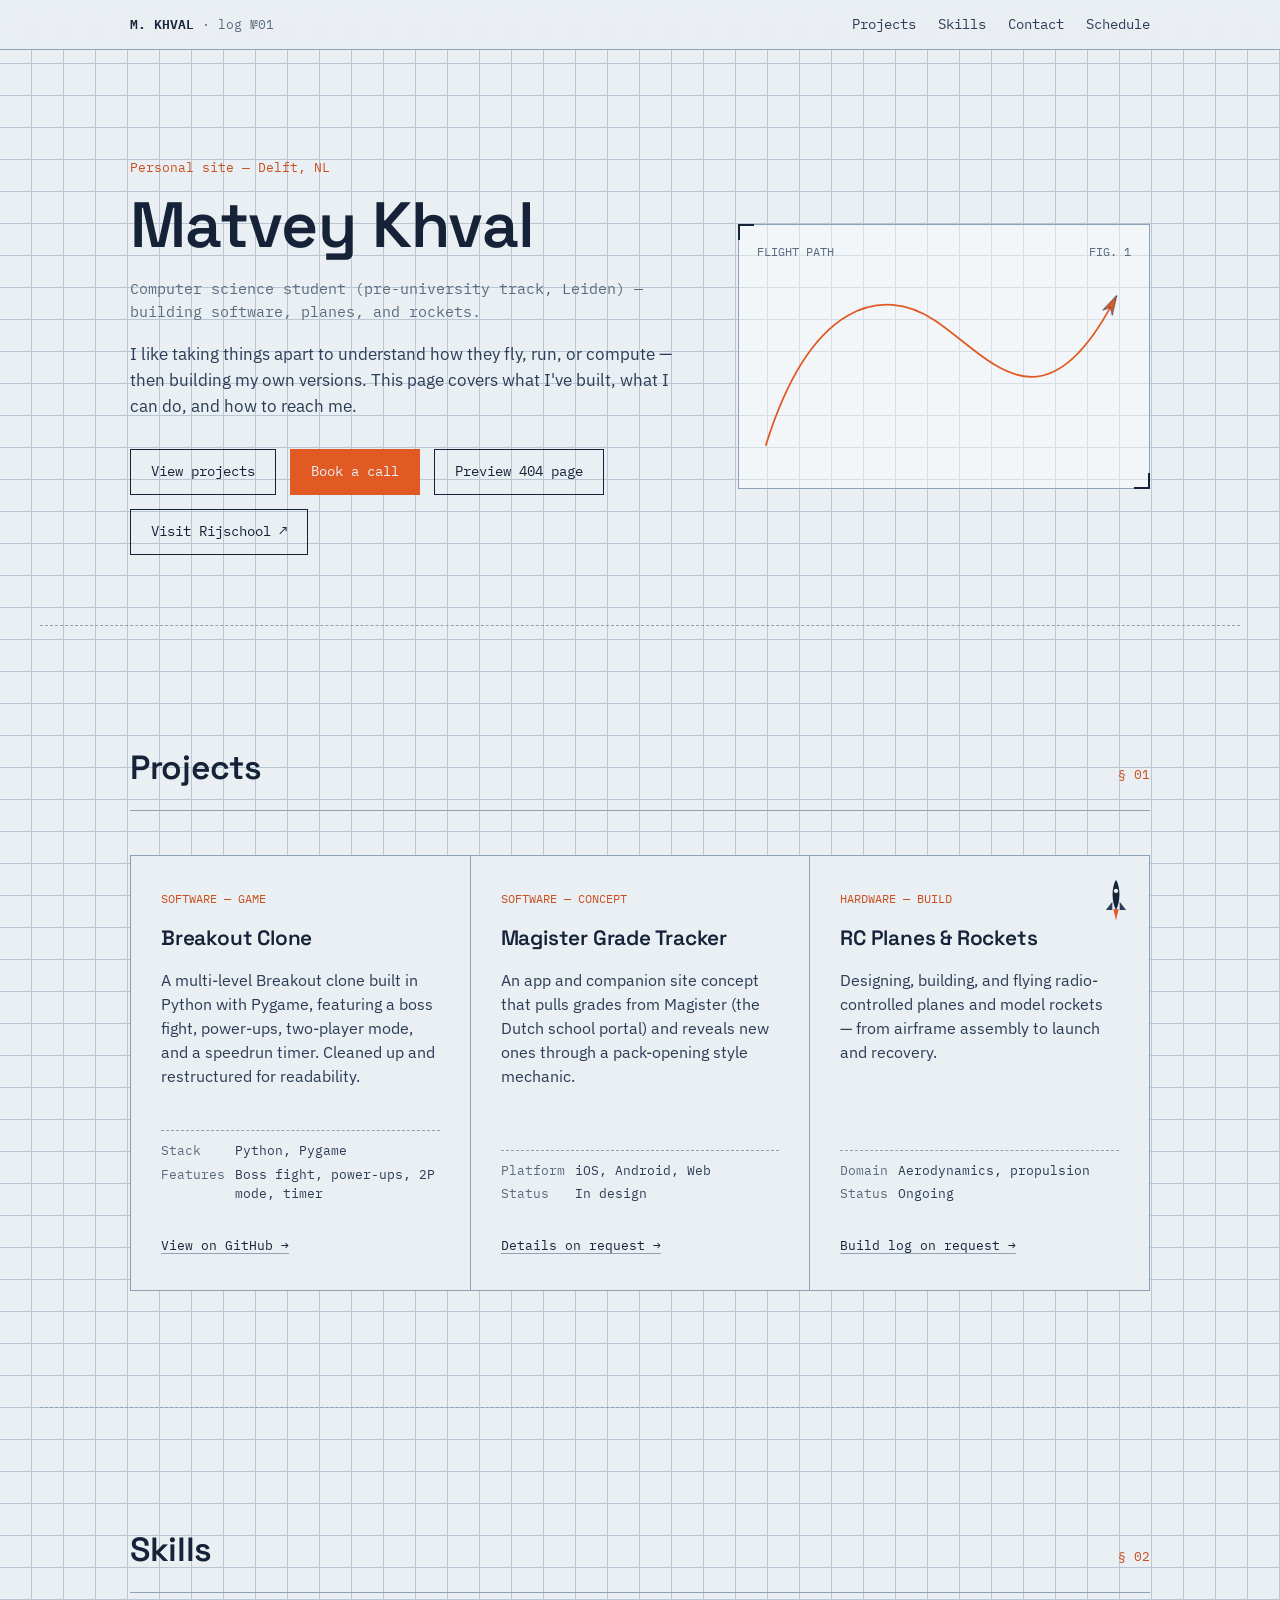
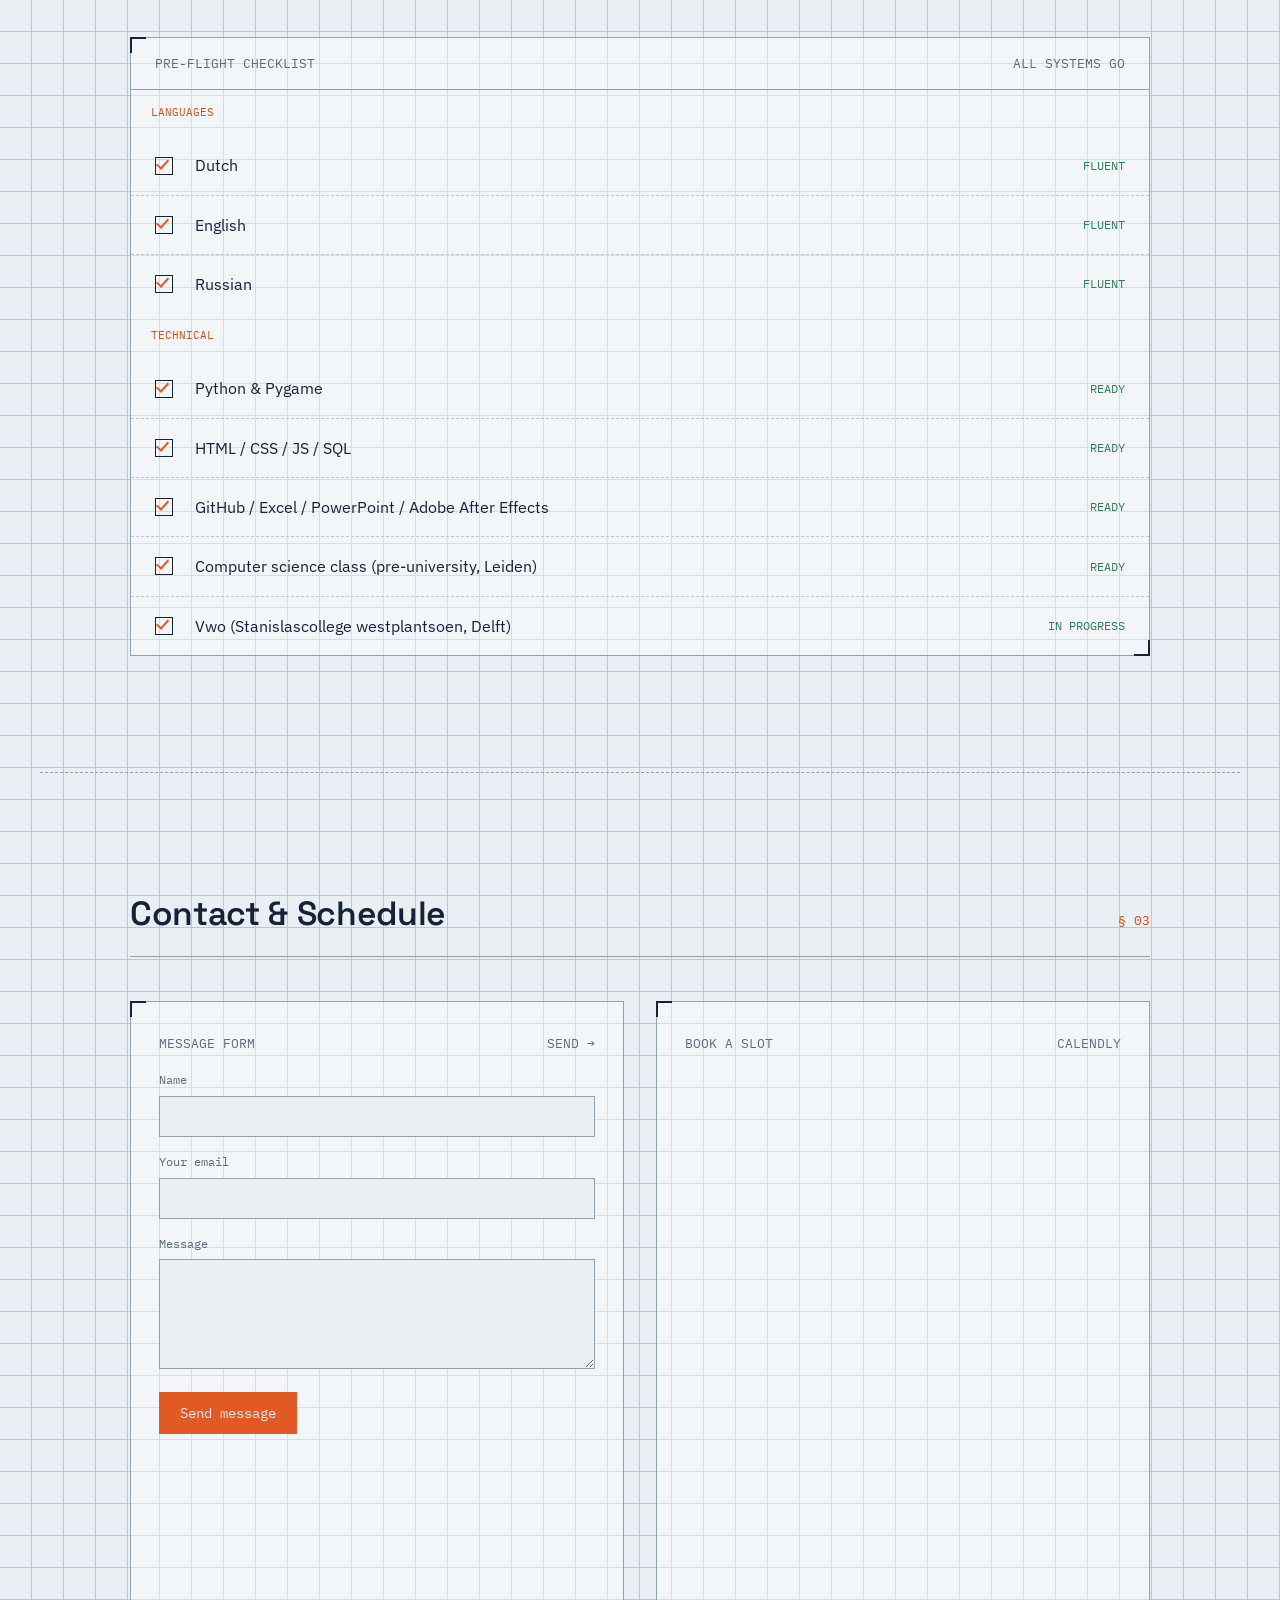
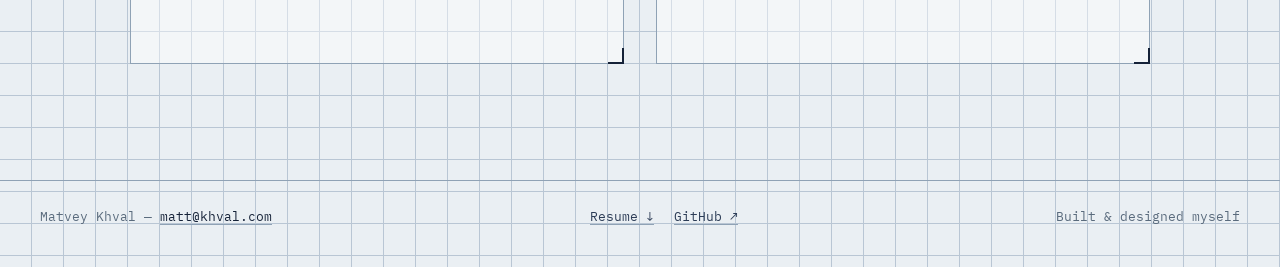
<file: index.html>
<!DOCTYPE html>
<html lang="en">
<head>
<script defer src="https://cloud.umami.is/script.js" data-website-id="dde66179-6006-4e07-9fbd-2b48eecd739c"></script>
<meta charset="UTF-8">
<meta name="viewport" content="width=device-width, initial-scale=1.0">
<title>Matvey Khval — Portfolio</title>
<meta name="description" content="Matvey Khval — CS student, developer, and builder of RC planes and rockets. Projects, skills, and contact.">
<link rel="preconnect" href="https://fonts.googleapis.com">
<link rel="preconnect" href="https://fonts.gstatic.com" crossorigin>
<link href="https://fonts.googleapis.com/css2?family=Space+Grotesk:wght@500;600;700&family=IBM+Plex+Sans:wght@400;500;600&family=IBM+Plex+Mono:wght@400;500&display=swap" rel="stylesheet">
<link rel="icon" type="image/png" href="/favicon.png">
<link rel="stylesheet" href="styles.css">
</head>
<body>

<nav class="nav">
  <div class="nav-inner">
    <span class="nav-id"><strong>M. KHVAL</strong> · log №01</span>
    <ul class="nav-links">
      <li><a href="#projects">Projects</a></li>
      <li><a href="#skills">Skills</a></li>
      <li><a href="#contact">Contact</a></li>
      <li><a href="#schedule">Schedule</a></li>
    </ul>
  </div>
</nav>

<header class="hero">
  <div class="sheet hero-grid">
    <div>
      <p class="hero-kicker">Personal site — Delft, NL</p>
      <h1>Matvey Khval</h1>
      <p class="hero-role">Computer science student (pre-university track, Leiden) — building software, planes, and rockets.</p>
      <p class="hero-desc">I like taking things apart to understand how they fly, run, or compute — then building my own versions. This page covers what I've built, what I can do, and how to reach me.</p>
      <div class="hero-actions">
        <a href="#projects" class="btn">View projects</a>
        <a href="#schedule" class="btn btn-primary">Book a call</a>
        <a href="/404.html" class="btn">Preview 404 page</a>
        <a href="https://matveykhval.github.io/rijschool/" class="btn" target="_blank" rel="noopener">Visit Rijschool ↗</a>
      </div>
    </div>
    <div class="trajectory-wrap register">
      <div class="label"><span>FLIGHT PATH</span><span>FIG. 1</span></div>
      <svg viewBox="0 0 420 220" width="100%" height="auto" aria-hidden="true">
        <path id="trajectory-path" d="M 10 200 C 60 40, 140 20, 200 60 S 320 190, 400 40" />
        <g id="trajectory-plane">
          <path d="M -13,-6 L 9,0 L -13,6 L -6,0 Z" />
        </g>
      </svg>
    </div>
  </div>
</header>

<div class="flyby" aria-hidden="true">
  <svg class="flyby-plane" viewBox="0 0 24 24" width="52" height="52">
    <path d="M16 10h4a2 2 0 0 1 0 4h-4l-4 7h-3l2 -7h-4l-2 2h-3l2 -4l-2 -4h3l2 2h4l-2 -7h3l4 7" />
  </svg>
</div>

<main>
  <section id="projects">
    <div class="sheet">
      <div class="section-head">
        <h2>Projects</h2>
        <span class="section-num">§ 01</span>
      </div>

      <div class="projects-grid">
        <article class="project-card">
          <span class="project-tag">SOFTWARE — GAME</span>
          <h3>Breakout Clone</h3>
          <p class="project-desc">A multi-level Breakout clone built in Python with Pygame, featuring a boss fight, power-ups, two-player mode, and a speedrun timer. Cleaned up and restructured for readability.</p>
          <dl class="spec-table">
            <dt>Stack</dt><dd>Python, Pygame</dd>
            <dt>Features</dt><dd>Boss fight, power-ups, 2P mode, timer</dd>
          </dl>
          <span class="project-link"><a href="https://github.com/matveykhval">View on GitHub →</a></span>
        </article>

        <article class="project-card">
          <span class="project-tag">SOFTWARE — CONCEPT</span>
          <h3>Magister Grade Tracker</h3>
          <p class="project-desc">An app and companion site concept that pulls grades from Magister (the Dutch school portal) and reveals new ones through a pack-opening style mechanic.</p>
          <dl class="spec-table">
            <dt>Platform</dt><dd>iOS, Android, Web</dd>
            <dt>Status</dt><dd>In design</dd>
          </dl>
          <span class="project-link"><a href="#">Details on request →</a></span>
        </article>

        <article class="project-card project-card--rocket">
          <svg class="rocket-icon" viewBox="0 0 24 48" width="22" height="44" aria-hidden="true">
            <path class="rocket-flame" d="M9 34 Q12 45 12 47 Q12 45 15 34 Z" />
            <path class="rocket-fin-l" d="M8 26 L1 35 L8 35 Z" />
            <path class="rocket-fin-r" d="M16 26 L23 35 L16 35 Z" />
            <path class="rocket-body" d="M12 2 C 17 10, 17 26, 12 35 C 7 26, 7 10, 12 2 Z" />
            <circle class="rocket-window" cx="12" cy="14" r="2.4" />
          </svg>
          <span class="project-tag">HARDWARE — BUILD</span>
          <h3>RC Planes &amp; Rockets</h3>
          <p class="project-desc">Designing, building, and flying radio-controlled planes and model rockets — from airframe assembly to launch and recovery.</p>
          <dl class="spec-table">
            <dt>Domain</dt><dd>Aerodynamics, propulsion</dd>
            <dt>Status</dt><dd>Ongoing</dd>
          </dl>
          <span class="project-link"><a href="#">Build log on request →</a></span>
        </article>
      </div>
    </div>
  </section>

  <div class="flyby" aria-hidden="true">
    <svg class="flyby-plane" viewBox="0 0 24 24" width="52" height="52">
      <path d="M16 10h4a2 2 0 0 1 0 4h-4l-4 7h-3l2 -7h-4l-2 2h-3l2 -4l-2 -4h3l2 2h4l-2 -7h3l4 7" />
    </svg>
  </div>

  <section id="skills">
    <div class="sheet">
      <div class="section-head">
        <h2>Skills</h2>
        <span class="section-num">§ 02</span>
      </div>

      <div class="checklist-panel register">
        <div class="checklist-panel-head">
          <span>PRE-FLIGHT CHECKLIST</span>
          <span>ALL SYSTEMS GO</span>
        </div>

        <p class="checklist-group-label">LANGUAGES</p>
        <ul class="checklist">
          <li><span class="check-box"></span><span>Dutch</span><span class="check-status">FLUENT</span></li>
          <li><span class="check-box"></span><span>English</span><span class="check-status">FLUENT</span></li>
          <li><span class="check-box"></span><span>Russian</span><span class="check-status">FLUENT</span></li>
        </ul>

        <p class="checklist-group-label">TECHNICAL</p>
        <ul class="checklist">
          <li><span class="check-box"></span><span>Python &amp; Pygame</span><span class="check-status">READY</span></li>
          <li><span class="check-box"></span><span>HTML / CSS / JS / SQL</span><span class="check-status">READY</span></li>
          <li><span class="check-box"></span><span>GitHub / Excel / PowerPoint / Adobe After Effects</span><span class="check-status">READY</span></li>
          <li><span class="check-box"></span><span>Computer science class (pre-university, Leiden)</span><span class="check-status">READY</span></li>
          <li><span class="check-box"></span><span>Vwo (Stanislascollege westplantsoen, Delft)</span><span class="check-status">IN PROGRESS</span></li>
        </ul>
      </div>
    </div>
  </section>

  <div class="flyby flyby-alt" aria-hidden="true">
    <svg class="flyby-plane" viewBox="0 0 24 24" width="52" height="52">
      <path d="M16 10h4a2 2 0 0 1 0 4h-4l-4 7h-3l2 -7h-4l-2 2h-3l2 -4l-2 -4h3l2 2h4l-2 -7h3l4 7" />
    </svg>
  </div>

  <section id="contact">
    <div class="sheet">
      <div class="section-head">
        <h2>Contact &amp; Schedule</h2>
        <span class="section-num">§ 03</span>
      </div>

      <div class="contact-grid">
        <div class="panel register">
          <div class="panel-title"><span>MESSAGE FORM</span><span>SEND →</span></div>
          <form id="contact-form" action="https://formspree.io/f/xzeboylg" method="POST">
            <div class="field">
              <label for="name">Name</label>
              <input type="text" id="name" name="name" required>
            </div>
            <div class="field">
              <label for="email">Your email</label>
              <input type="email" id="email" name="_replyto" required>
            </div>
            <div class="field">
              <label for="message">Message</label>
              <textarea id="message" name="message" required></textarea>
            </div>
            <button type="submit" class="btn btn-primary">Send message</button>
            <p class="form-status" id="form-status"></p>
          </form>
        </div>

        <div id="schedule" class="panel register">
          <div class="panel-title"><span>BOOK A SLOT</span><span>CALENDLY</span></div>
          <div id="calendly-embed"
               class="calendly-inline-widget"
               data-url="https://calendly.com/matt-khval?hide_event_type_details=1&background_color=eaeff3&text_color=152238&primary_color=e15a24">
          </div>
        </div>
      </div>
    </div>
  </section>
</main>

<footer>
  <span>Matvey Khval — <a href="mailto:matt@khval.com">matt@khval.com</a></span>
  <span class="footer-links">
    <a href="resume.pdf" download>Resume ↓</a>
    <a href="https://github.com/matveykhval" target="_blank" rel="noopener">GitHub ↗</a>
  </span>
  <span>Built &amp; designed myself</span>
</footer>

<script src="https://assets.calendly.com/assets/external/widget.js" async></script>
<script src="script.js"></script>
</body>
</html>
</file>
<file: styles.css>
/* ============================================================
   MATVEY KHVAL — PORTFOLIO
   Design system: technical drafting / blueprint sheet
   ============================================================ */

:root {
  --paper: #eaeff3;
  --paper-2: #dfe6ec;
  --ink: #152238;
  --ink-soft: #2c3c56;
  --graphite: #5a6b7d;
  --line: #b9c6d4;
  --line-strong: #8fa2b5;
  --flame: #e15a24;
  --flame-dim: #c94f1e;
  --ok: #2e7d5b;

  --font-display: "Space Grotesk", "Helvetica Neue", Arial, sans-serif;
  --font-body: "IBM Plex Sans", "Helvetica Neue", Arial, sans-serif;
  --font-mono: "IBM Plex Mono", "Courier New", monospace;

  --sheet-margin: clamp(16px, 4vw, 40px);
  --content-max: 920px;
}

* { box-sizing: border-box; }

html {
  scroll-behavior: smooth;
}

@media (prefers-reduced-motion: reduce) {
  html { scroll-behavior: auto; }
  * { animation-duration: 0.001ms !important; animation-iteration-count: 1 !important; transition-duration: 0.001ms !important; }
}

body {
  margin: 0;
  background-color: var(--paper);
  background-image:
    linear-gradient(var(--line) 1px, transparent 1px),
    linear-gradient(90deg, var(--line) 1px, transparent 1px);
  background-size: 32px 32px;
  background-position: -1px -1px;
  color: var(--ink);
  font-family: var(--font-body);
  font-size: 16px;
  line-height: 1.55;
  -webkit-font-smoothing: antialiased;
}

::selection {
  background: var(--flame);
  color: var(--paper);
}

a {
  color: var(--ink);
  text-decoration-color: var(--line-strong);
  text-underline-offset: 3px;
}
a:hover { text-decoration-color: var(--flame); }

:focus-visible {
  outline: 2px solid var(--flame);
  outline-offset: 3px;
}

h1, h2, h3 {
  font-family: var(--font-display);
  font-weight: 600;
  margin: 0;
  letter-spacing: -0.01em;
}

p { margin: 0 0 1em 0; max-width: 66ch; }

.sheet {
  max-width: 1100px;
  margin: 0 auto;
  padding: 0 var(--sheet-margin);
}

/* ---------- corner registration marks ---------- */
.register {
  position: relative;
  border: 1px solid var(--line-strong);
  background: rgba(255,255,255,0.35);
}
.register::before,
.register::after,
.register .corner-tl,
.register .corner-br {
  content: "";
  position: absolute;
  width: 14px;
  height: 14px;
  pointer-events: none;
}
.register::before {
  top: -1px; left: -1px;
  border-top: 2px solid var(--ink);
  border-left: 2px solid var(--ink);
}
.register::after {
  bottom: -1px; right: -1px;
  border-bottom: 2px solid var(--ink);
  border-right: 2px solid var(--ink);
}

/* ---------- nav ---------- */
.nav {
  position: sticky;
  top: 0;
  z-index: 50;
  background: rgba(234, 239, 243, 0.9);
  backdrop-filter: blur(6px);
  border-bottom: 1px solid var(--line-strong);
}
.nav-inner {
  max-width: 1100px;
  margin: 0 auto;
  padding: 14px var(--sheet-margin);
  display: flex;
  align-items: center;
  justify-content: space-between;
  gap: 16px;
}
.nav-id {
  font-family: var(--font-mono);
  font-size: 13px;
  color: var(--graphite);
  white-space: nowrap;
}
.nav-id strong { color: var(--ink); font-weight: 600; }
.nav-links {
  display: flex;
  gap: 22px;
  list-style: none;
  margin: 0;
  padding: 0;
  font-family: var(--font-mono);
  font-size: 13.5px;
}
.nav-links a { text-decoration: none; color: var(--ink-soft); }
.nav-links a:hover { color: var(--flame); }

/* ---------- hero ---------- */
.hero {
  padding: clamp(56px, 10vw, 108px) 0 clamp(40px, 7vw, 70px);
  position: relative;
}
.hero-grid {
  display: grid;
  grid-template-columns: 1.15fr 0.85fr;
  gap: clamp(24px, 4vw, 56px);
  align-items: center;
}
@media (max-width: 760px) {
  .hero-grid { grid-template-columns: 1fr; }
}
.hero-kicker {
  font-family: var(--font-mono);
  font-size: 13px;
  color: var(--flame-dim);
  margin: 0 0 14px 0;
}
.hero h1 {
  font-size: clamp(2.4rem, 6vw, 4rem);
  line-height: 1.04;
  color: var(--ink);
}
.hero-role {
  font-family: var(--font-mono);
  font-size: 15px;
  color: var(--graphite);
  margin-top: 18px;
}
.hero-desc {
  margin-top: 18px;
  color: var(--ink-soft);
  font-size: 1.05rem;
}
.hero-actions {
  margin-top: 30px;
  display: flex;
  gap: 14px;
  flex-wrap: wrap;
}

.btn {
  font-family: var(--font-mono);
  font-size: 14px;
  padding: 11px 20px;
  border: 1.5px solid var(--ink);
  background: transparent;
  color: var(--ink);
  cursor: pointer;
  text-decoration: none;
  display: inline-flex;
  align-items: center;
  gap: 8px;
  transition: background 0.15s ease, color 0.15s ease, transform 0.1s ease;
}
.btn:hover { background: var(--ink); color: var(--paper); }
.btn:active { transform: translateY(1px); }
.btn-primary {
  background: var(--flame);
  border-color: var(--flame);
  color: var(--paper);
}
.btn-primary:hover { background: var(--flame-dim); border-color: var(--flame-dim); color: var(--paper); }

/* trajectory diagram */
.trajectory-wrap {
  border: 1px solid var(--line-strong);
  background: rgba(255,255,255,0.4);
  padding: 18px;
  position: relative;
}
.trajectory-wrap .label {
  font-family: var(--font-mono);
  font-size: 11.5px;
  color: var(--graphite);
  display: flex;
  justify-content: space-between;
  margin-bottom: 6px;
}
#trajectory-path {
  fill: none;
  stroke: var(--flame);
  stroke-width: 2;
  stroke-linecap: round;
  stroke-dasharray: 620;
  stroke-dashoffset: 620;
  animation: draw-path 2.2s ease-out 0.3s forwards;
}
#trajectory-plane {
  offset-path: path("M 10 200 C 60 40, 140 20, 200 60 S 320 190, 400 40");
  offset-rotate: auto;
  animation: move-plane 2.4s ease-out 0.3s forwards;
  opacity: 0;
}
#trajectory-plane path {
  fill: var(--flame);
  stroke: var(--ink);
  stroke-width: 0.75;
  stroke-linejoin: round;
}
@keyframes draw-path {
  to { stroke-dashoffset: 0; }
}
@keyframes move-plane {
  0% { offset-distance: 0%; opacity: 0; }
  4% { opacity: 1; }
  100% { offset-distance: 100%; opacity: 1; }
}
@media (prefers-reduced-motion: reduce) {
  #trajectory-path { stroke-dashoffset: 0; animation: none; }
  #trajectory-plane { animation: none; offset-distance: 100%; opacity: 1; }
}

/* ---------- flyby divider ---------- */
.flyby {
  position: relative;
  height: 1px;
  border-top: 1px dashed var(--line-strong);
  margin: 0 var(--sheet-margin);
  overflow: visible;
}
.flyby-alt { margin: 0 var(--sheet-margin) -1px; }
.flyby-plane {
  position: absolute;
  top: -26px;
  left: -66px;
  opacity: 0;
}
.flyby-plane path {
  fill: none;
  stroke: var(--flame-dim);
  stroke-width: 1.4;
  stroke-linecap: round;
  stroke-linejoin: round;
}
.flyby.in-view .flyby-plane {
  animation: flyby-move 3.2s ease-in-out forwards;
}
@keyframes flyby-move {
  0% { left: -66px; opacity: 0; }
  8% { opacity: 1; }
  92% { opacity: 1; }
  100% { left: calc(100% + 20px); opacity: 0; }
}
@media (prefers-reduced-motion: reduce) {
  .flyby-plane { left: 50%; opacity: 1; animation: none !important; }
}

/* ---------- rocket icon (project card) ---------- */
.project-card--rocket { position: relative; }
.rocket-icon {
  position: absolute;
  top: 22px;
  right: 22px;
}
.rocket-icon .rocket-body { fill: var(--ink); }
.rocket-icon .rocket-fin-l,
.rocket-icon .rocket-fin-r { fill: var(--ink-soft); }
.rocket-icon .rocket-window { fill: var(--paper); }
.rocket-icon .rocket-flame {
  fill: var(--flame);
  transform-box: fill-box;
  transform-origin: 50% 0%;
}
.project-card--rocket:hover .rocket-flame {
  animation: flicker 0.45s ease-in-out infinite alternate;
}
@keyframes flicker {
  from { transform: scaleY(0.85); opacity: 0.75; }
  to { transform: scaleY(1.2); opacity: 1; }
}
@media (prefers-reduced-motion: reduce) {
  .project-card--rocket:hover .rocket-flame { animation: none; }
}

/* ---------- sections ---------- */
section { padding: clamp(64px, 11vw, 116px) 0; }
.section-head {
  display: flex;
  align-items: baseline;
  justify-content: space-between;
  gap: 16px;
  margin-bottom: 44px;
  padding-bottom: 16px;
  border-bottom: 1px solid var(--line-strong);
}
.section-num {
  font-family: var(--font-mono);
  font-size: 13px;
  color: var(--flame-dim);
}
.section-head h2 {
  font-size: clamp(1.6rem, 3.4vw, 2.1rem);
}

/* ---------- projects ---------- */
.projects-grid {
  display: grid;
  grid-template-columns: repeat(auto-fit, minmax(300px, 1fr));
  gap: 1px;
  background: var(--line-strong);
  border: 1px solid var(--line-strong);
}
.project-card {
  background: var(--paper);
  padding: 34px 30px;
  display: flex;
  flex-direction: column;
  gap: 14px;
}
.project-tag {
  font-family: var(--font-mono);
  font-size: 11.5px;
  color: var(--flame-dim);
}
.project-card h3 {
  font-size: 1.3rem;
}
.project-desc {
  color: var(--ink-soft);
  font-size: 0.97rem;
  flex-grow: 1;
}
.spec-table {
  font-family: var(--font-mono);
  font-size: 12.5px;
  color: var(--graphite);
  border-top: 1px dashed var(--line-strong);
  padding-top: 10px;
  display: grid;
  grid-template-columns: auto 1fr;
  gap: 4px 10px;
}
.spec-table dt { color: var(--graphite); }
.spec-table dd { margin: 0; color: var(--ink-soft); }
.project-link {
  margin-top: 6px;
  font-family: var(--font-mono);
  font-size: 13px;
}

/* ---------- skills / preflight checklist ---------- */
.checklist-panel {
  border: 1px solid var(--line-strong);
  background: rgba(255,255,255,0.4);
}
.checklist-panel-head {
  font-family: var(--font-mono);
  font-size: 12.5px;
  color: var(--graphite);
  padding: 16px 24px;
  border-bottom: 1px solid var(--line-strong);
  display: flex;
  justify-content: space-between;
}
.checklist {
  list-style: none;
  margin: 0;
  padding: 0;
}
.checklist li {
  display: grid;
  grid-template-columns: 26px 1fr auto;
  align-items: center;
  gap: 14px;
  padding: 17px 24px;
  border-bottom: 1px dashed var(--line);
  font-size: 0.98rem;
}
.checklist li:last-child { border-bottom: none; }
.check-box {
  width: 18px;
  height: 18px;
  border: 1.5px solid var(--ink);
  position: relative;
  flex-shrink: 0;
}
.check-box::after {
  content: "";
  position: absolute;
  left: 3px; top: -1px;
  width: 5px; height: 10px;
  border-right: 2px solid var(--flame);
  border-bottom: 2px solid var(--flame);
  transform: rotate(42deg);
}
.check-status {
  font-family: var(--font-mono);
  font-size: 11.5px;
  color: var(--ok);
  white-space: nowrap;
}
.checklist-group-label {
  font-family: var(--font-mono);
  font-size: 11px;
  color: var(--flame-dim);
  padding: 14px 20px 4px;
}

/* ---------- contact ---------- */
.contact-grid {
  display: grid;
  grid-template-columns: 1fr 1fr;
  gap: 32px;
}
@media (max-width: 760px) {
  .contact-grid { grid-template-columns: 1fr; }
}
.panel {
  border: 1px solid var(--line-strong);
  background: rgba(255,255,255,0.4);
  padding: 32px 28px;
}
.panel-title {
  font-family: var(--font-mono);
  font-size: 12.5px;
  color: var(--graphite);
  margin-bottom: 18px;
  display: flex;
  justify-content: space-between;
}
.field {
  margin-bottom: 16px;
}
.field label {
  display: block;
  font-family: var(--font-mono);
  font-size: 12px;
  color: var(--graphite);
  margin-bottom: 6px;
}
.field input,
.field textarea {
  width: 100%;
  background: var(--paper);
  border: 1px solid var(--line-strong);
  padding: 10px 12px;
  font-family: var(--font-body);
  font-size: 14.5px;
  color: var(--ink);
}
.field input:focus,
.field textarea:focus {
  border-color: var(--flame);
  outline: none;
}
.field textarea { resize: vertical; min-height: 110px; }
.form-status {
  font-family: var(--font-mono);
  font-size: 13px;
  margin-top: 12px;
  min-height: 1.2em;
}
.form-status.ok { color: var(--ok); }
.form-status.err { color: var(--flame); }

#calendly-embed {
  min-width: 280px;
  height: 560px;
}

/* ---------- footer ---------- */
footer {
  border-top: 1px solid var(--line-strong);
  padding: 26px var(--sheet-margin) 40px;
  font-family: var(--font-mono);
  font-size: 12.5px;
  color: var(--graphite);
  display: flex;
  justify-content: space-between;
  gap: 12px;
  flex-wrap: wrap;
}

.footer-links {
  display: flex;
  gap: 20px;
}
.footer-links a { color: var(--ink-soft); }
.footer-links a:hover { color: var(--flame); }



/* ---------- 404 page ---------- */
.error-page {
  min-height: calc(100vh - 132px);
  display: flex;
  align-items: center;
  padding: 56px 0;
}
.error-panel {
  max-width: 760px;
  margin: 0 auto;
  padding: clamp(28px, 6vw, 64px);
  text-align: center;
}
.error-panel h1 {
  font-size: clamp(2.5rem, 7vw, 5rem);
  line-height: 1.02;
  margin-bottom: 18px;
}
.error-panel p:not(.hero-kicker):not(.error-code) {
  max-width: 48ch;
  margin: 0 auto 28px;
  color: var(--ink-soft);
}
.error-code {
  font-family: var(--font-mono);
  font-size: 13px;
  color: var(--flame-dim);
  margin-bottom: 24px;
}
.error-panel .btn { margin-top: 4px; }

@media (max-width: 560px) {
  .error-page { min-height: calc(100vh - 116px); }
  .error-panel { padding: 36px 22px; }
  .error-panel h1 { font-size: clamp(2.25rem, 12vw, 3.5rem); }
  .error-body .nav-id { font-size: 11px; }
  .error-body .nav-inner { gap: 10px; }
  .error-body .nav .btn { padding: 9px 12px; font-size: 12px; }
}
</file>
